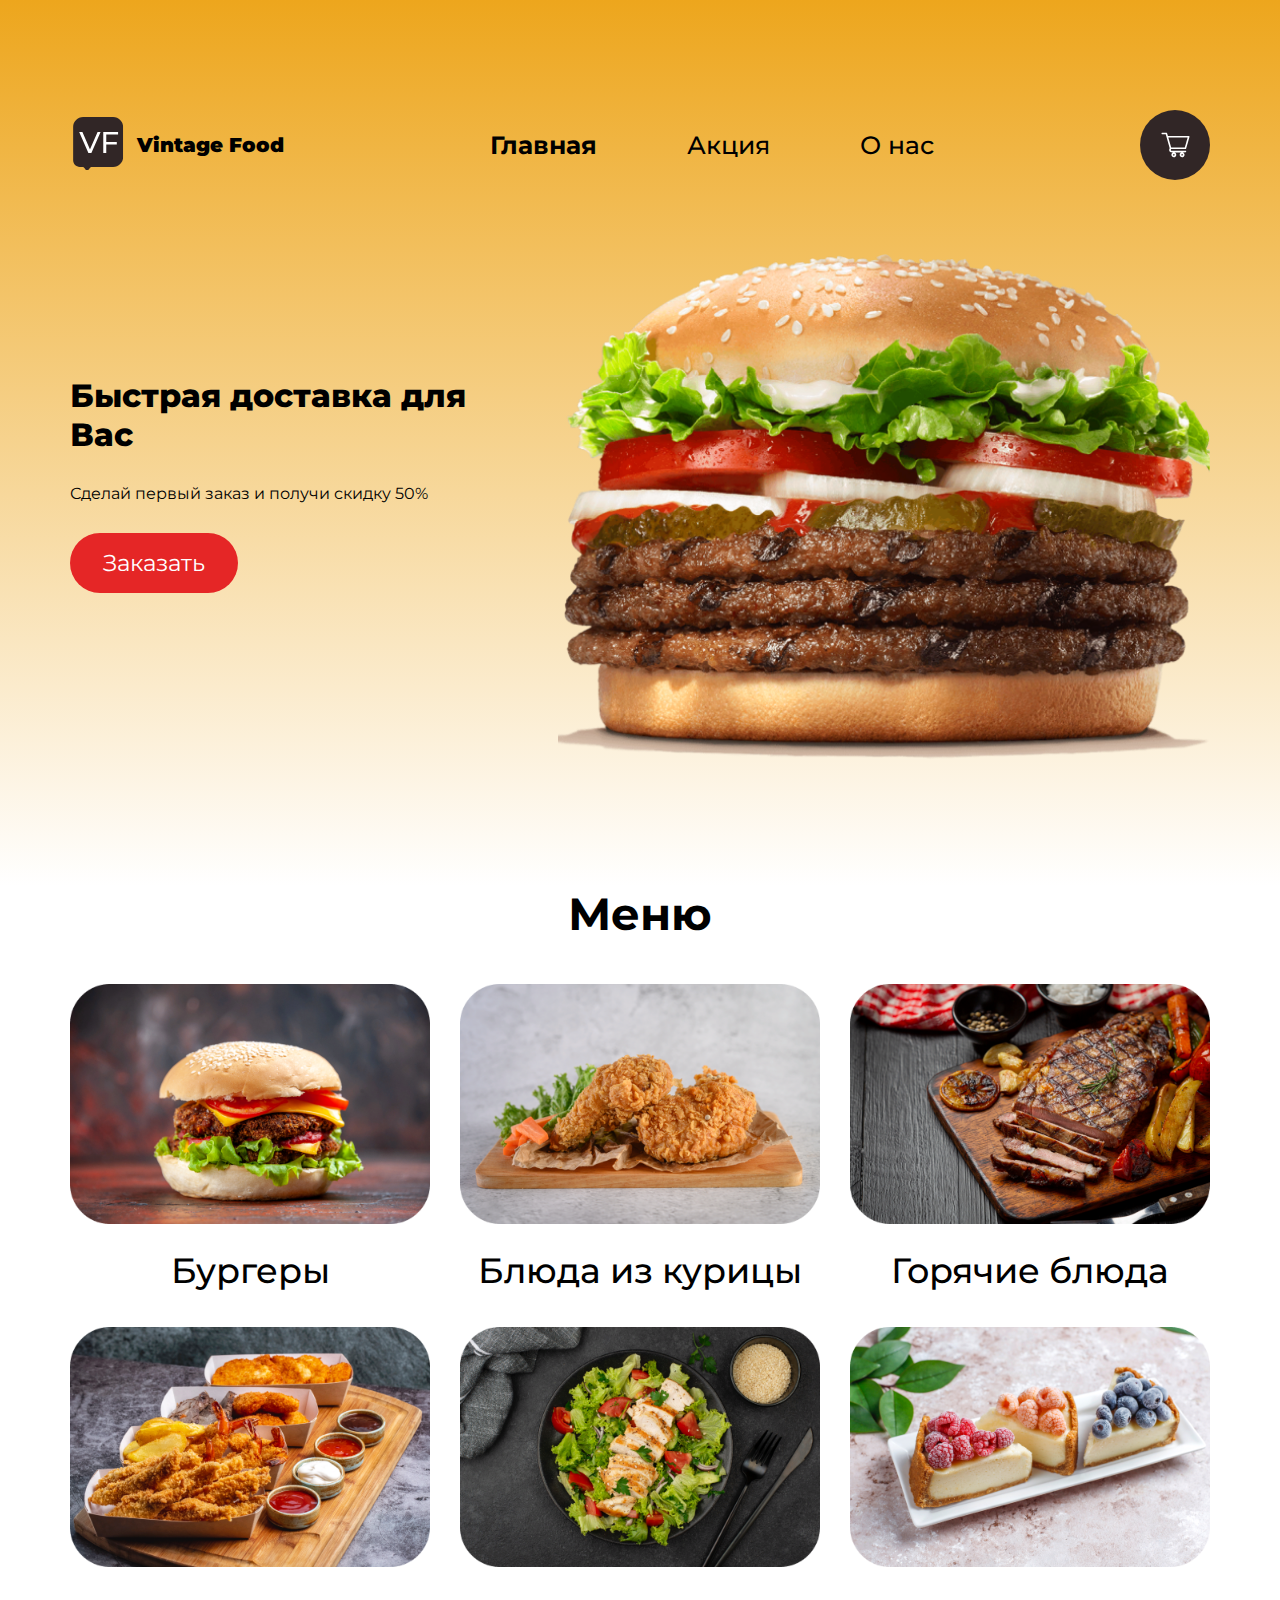
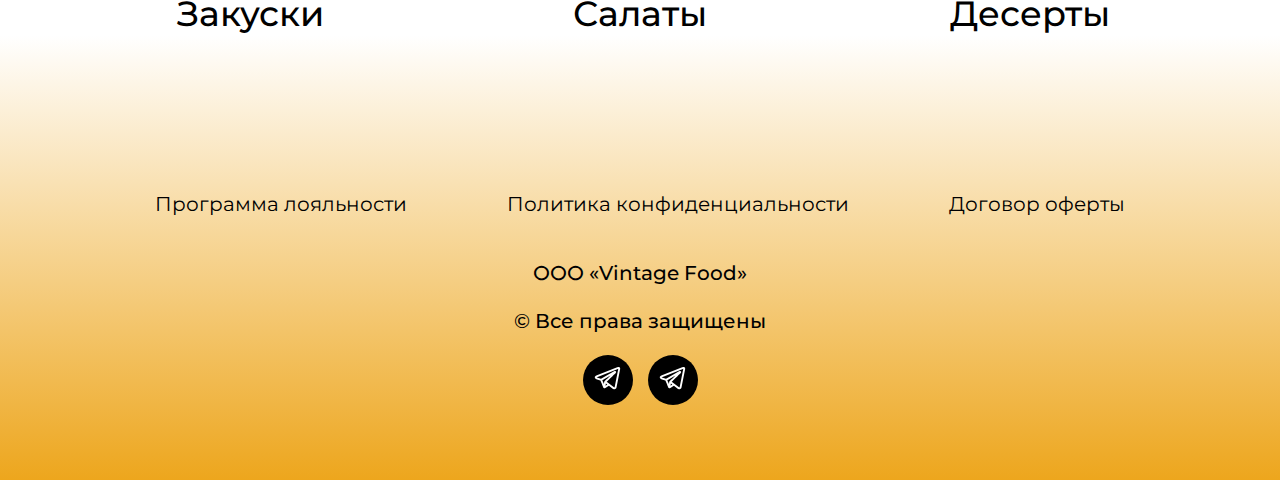
<file: 0001_burger/index.html>
<!DOCTYPE html>
<html lang="en">

<head>
  <meta charset="UTF-8">
  <meta name="viewport" content="width=device-width, initial-scale=1.0">
  <title>Бургерная</title>

  <link rel="stylesheet" href="./styles/index.css">
</head>

<body>

  <header class="header">
    <div class="header__container container">
      <nav class="header__nav  flex flex-align-center flex-justify-space">
        <div class="header__logo">
          <a href="./" class="flex flex-align-center">
            <svg class="icon">
              <use xlink:href="./static/icon/sprite.svg#logo"></use>
            </svg>
            <span>
              Vintage Food
            </span>
          </a>
        </div>

        <ul class="header__list-link flex">
          <li class="header__elem-link"><a href="" class="link active">Главная</a></li>
          <li class="header__elem-link"><a href="" class="link">Акция</a></li>
          <li class="header__elem-link"><a href="" class="link">О нас</a></li>
        </ul>


        <button class="header__button">
          <svg class="header__icon icon">
            <use xlink:href="./static/icon/sprite.svg#basket"></use>
          </svg>
        </button>
      </nav>


      <div class="header__banner banner grid">
        <div class="banner__info-content col5 col-6-mt col-6-t col-6-ms col-6-m flex flex-column ">
          <h1>Быстрая доставка для Вас</h1>
          <p>Сделай первый заказ и получи скидку 50%</p>
          <div class="banner__btn">
            <button class="btn-primary">Заказать</button>
          </div>
        </div>
        <div class="col7 col-6-mt col-6-t header__img">
          <img class="img" src="./static/imgs/Фото _Бургер_.png" alt="Фото бургера">
        </div>
      </div>
    </div>
  </header>

  <main>
    <section class="menu">
      <div class="menu__container container">
        <h2 class="menu__title title">Меню</h2>
        <div class="menu__links grid">
          <div class="col4 col-2-mt col-3-t col-3-m  col-6-ms menu__link-elem">
            <a href="" class="flex flex-column flex-align-center">
              <img src="./static/imgs/Картинка _Бургеры_.png" alt="Бургеры" class="img">
              <span>Бургеры</span>
            </a>
          </div>

          <div class="col4 col-2-mt col-3-t col-6-ms col-3-m  menu__link-elem">
            <a href="" class="flex flex-column flex-align-center">
              <img src="./static/imgs/Картинка _Блюда из курицы_.png" alt="Блюда из курицы" class="img">
              <span>Блюда из курицы</span>
            </a>
          </div>

          <div class="col4 col-2-mt col-3-t col-3-m  col-6-ms menu__link-elem">
            <a href="" class="flex flex-column flex-align-center">
              <img src="./static/imgs/Картинка _Горячие блюда_.png" alt="Горячие блюда" class="img">
              <span>Горячие блюда</span>
            </a>
          </div>

          <div class="col4 col-2-mt col-3-t col-3-m col-6-ms menu__link-elem">
            <a href="" class="flex flex-column flex-align-center">
              <img src="./static/imgs/Картинка _Закуски_.png" alt="Закуски" class="img">
              <span>Закуски</span>
            </a>
          </div>

          <div class="col4 col-2-mt col-3-t col-3-m  col-6-ms menu__link-elem">
            <a href="" class="flex flex-column flex-align-center">
              <img src="./static/imgs/Картинка _Салаты_.png" alt="Салаты" class="img">
              <span>Салаты</span>
            </a>
          </div>

          <div class="col4 col-2-mt col-3-t col-3-m  col-6-ms menu__link-elem">
            <a href="" class="flex flex-column flex-align-center">
              <img src="./static/imgs/Картинка _Десерты_.png" alt="Десерты" class="img">
              <span>Десерты</span>
            </a>
          </div>


        </div>
      </div>
    </section>
  </main>

  <footer class="footer">
    <div class="footer__container container flex flex-column">
      <ul class="footer__list-links flex flex-justify-center">
        <li class="footer__elem-link">
          <a href="" class="link-s">Программа лояльности</a>
        </li>
        <li class="footer__elem-link">
          <a href="" class="link-s">Политика конфиденциальности</a>
        </li>
        <li class="footer__elem-link">
          <a href="" class="link-s">Договор оферты</a>
        </li>
      </ul>
      <span class="footer__logo-name flex flex-justify-center">ООО «Vintage Food»</span>
      <span class="footer__logo-copy-right flex flex-justify-center">© Все права защищены</span>
      <ul class="footer__link-socials flex flex-justify-center">
        <li class="footer__link-social flex flex-justify-center flex-align-center">
          <a href="/">
            <svg class="icon">
              <use xlink:href="./static/icon/sprite.svg#telegram"></use>
            </svg>
          </a>
        </li>
        <li class="footer__link-social flex flex-justify-center flex-align-center">
          <a href="/">
            <svg class="icon">
              <use xlink:href="./static/icon/sprite.svg#telegram"></use>
            </svg>
          </a>
        </li>
      </ul>
    </div>
  </footer>

</body>

</html>
</file>
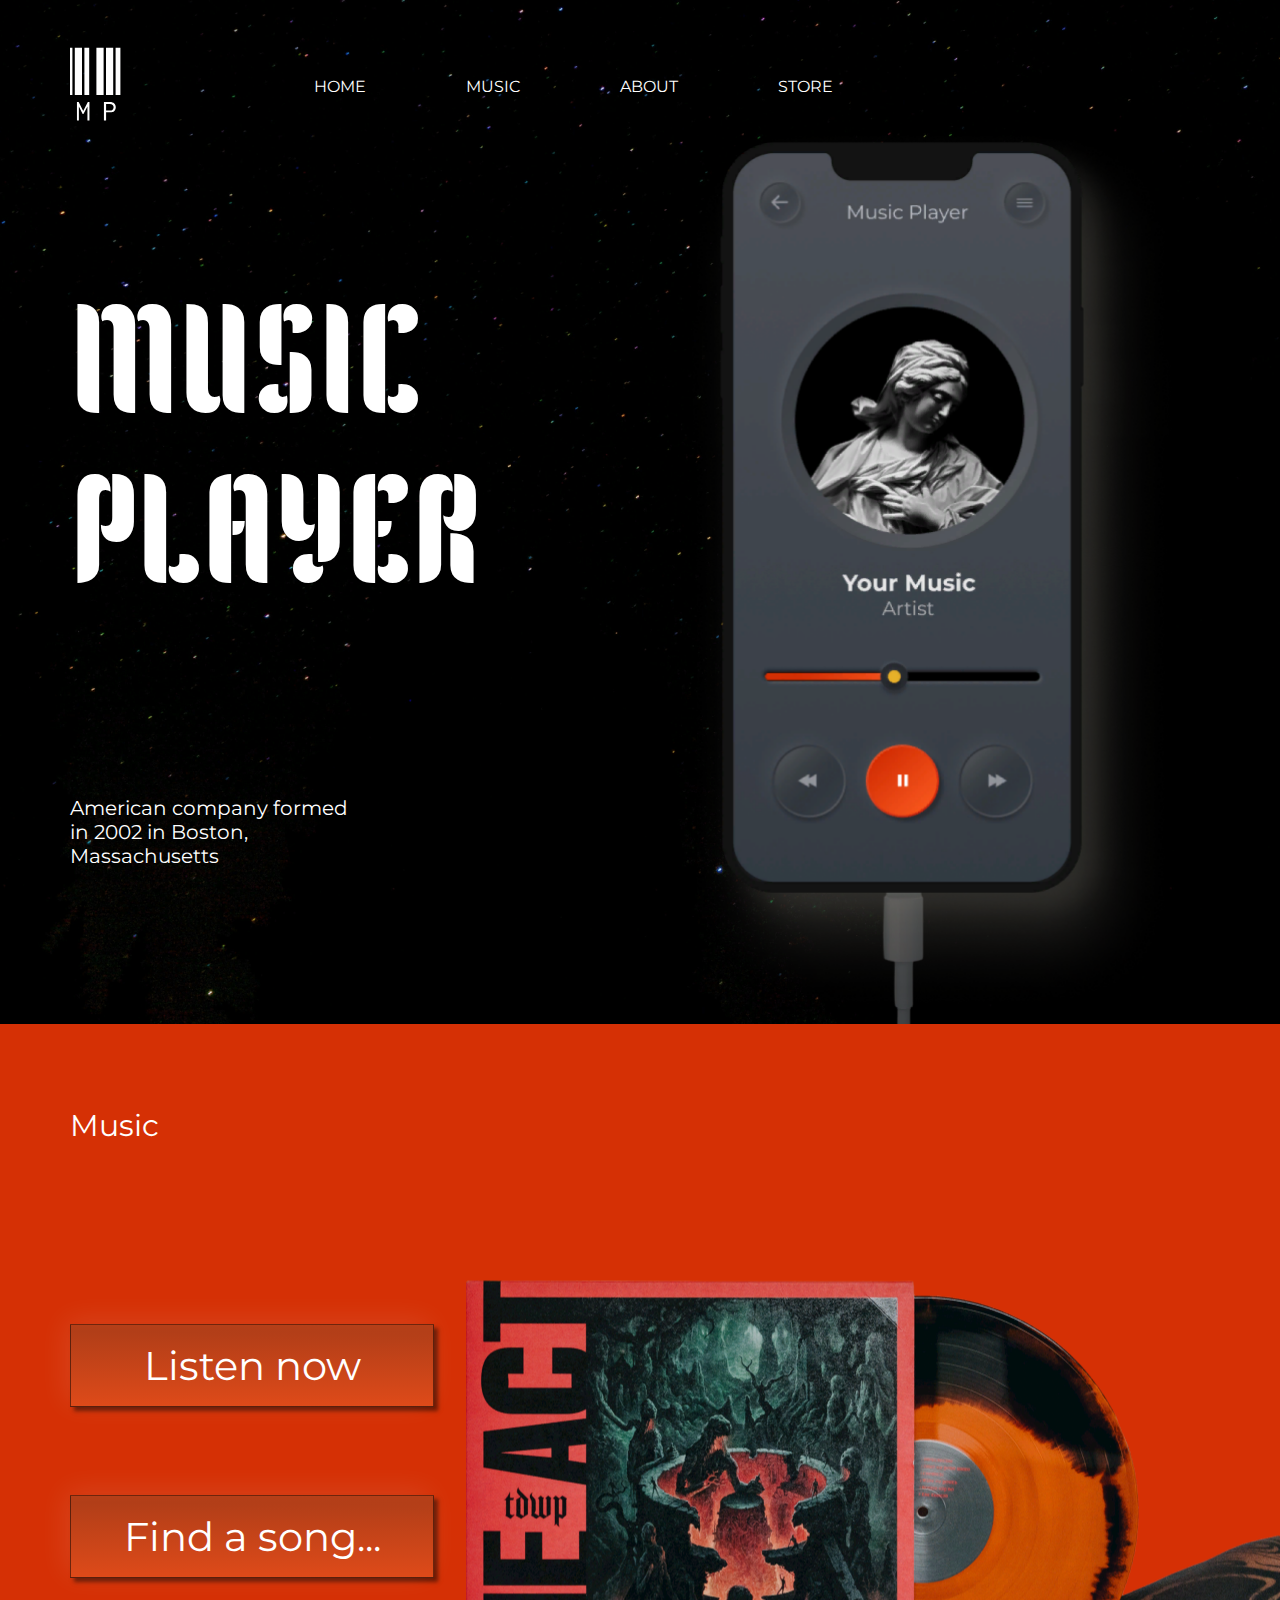
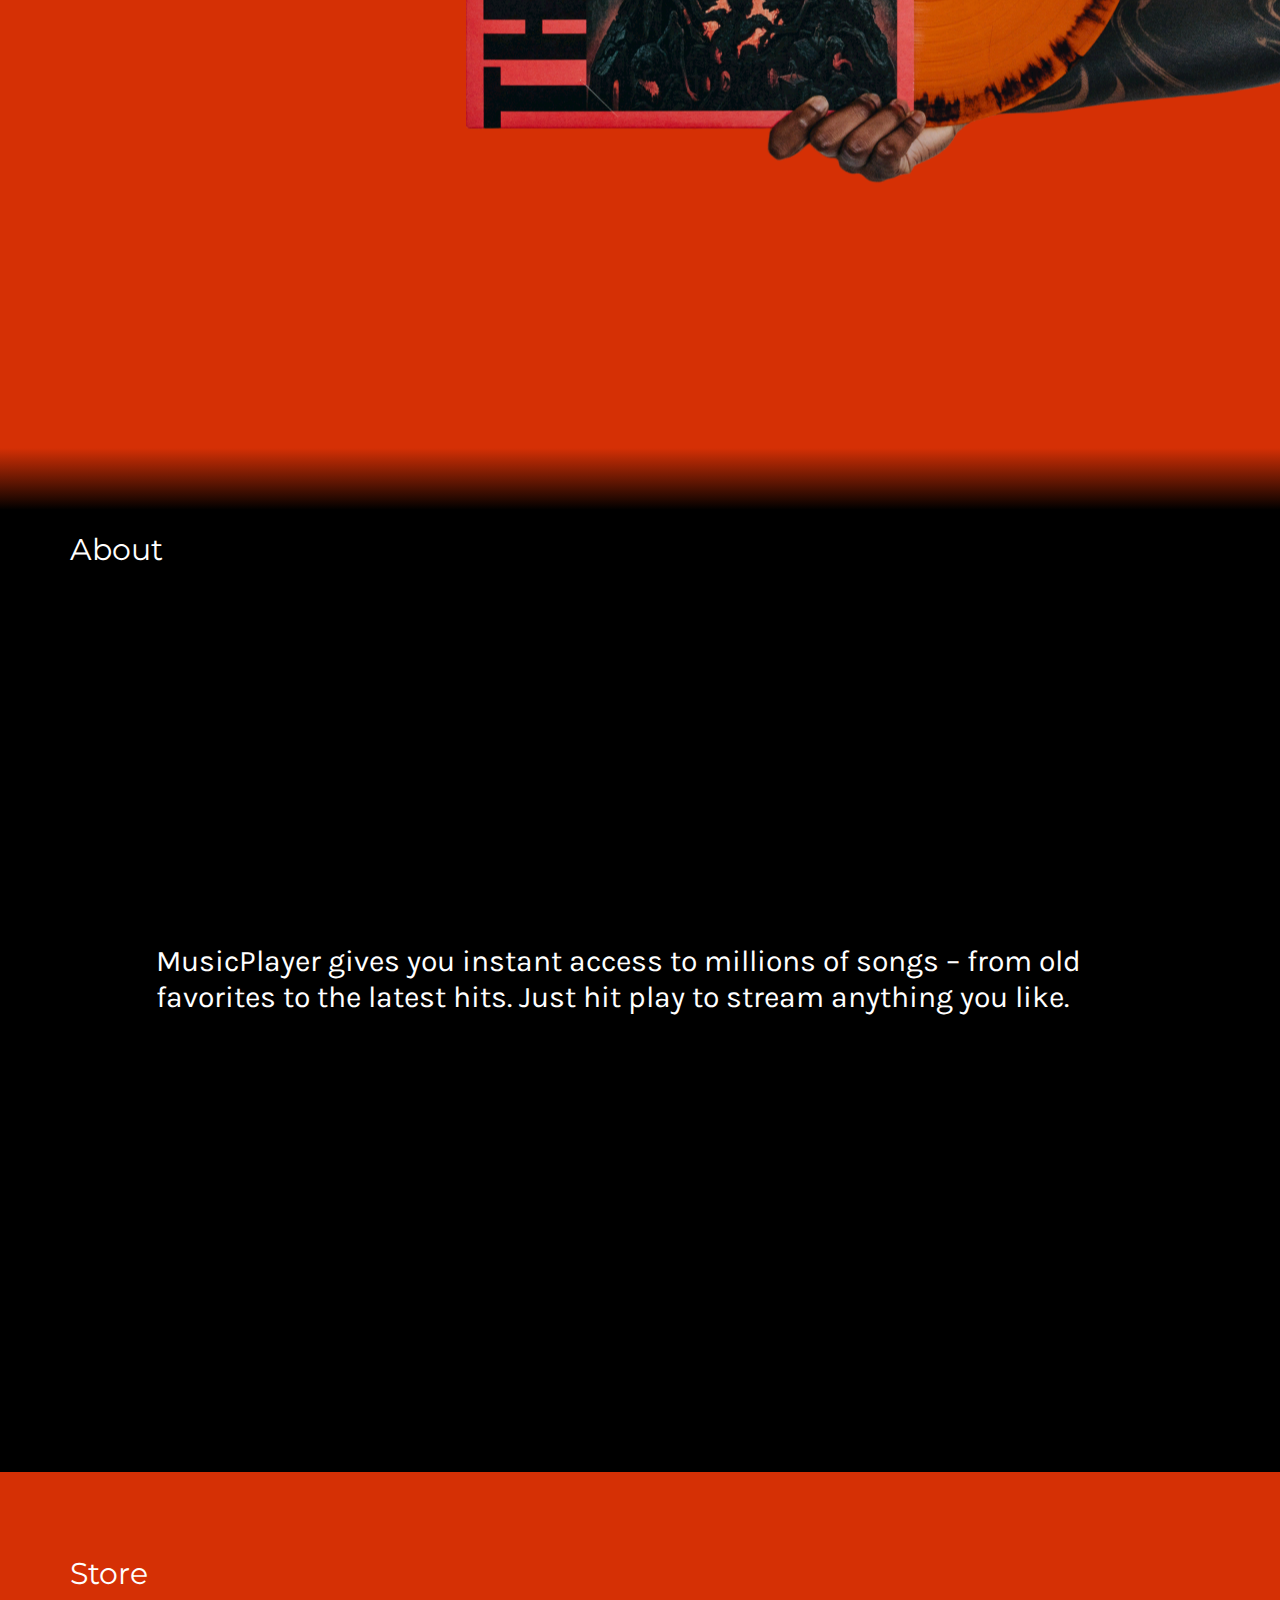
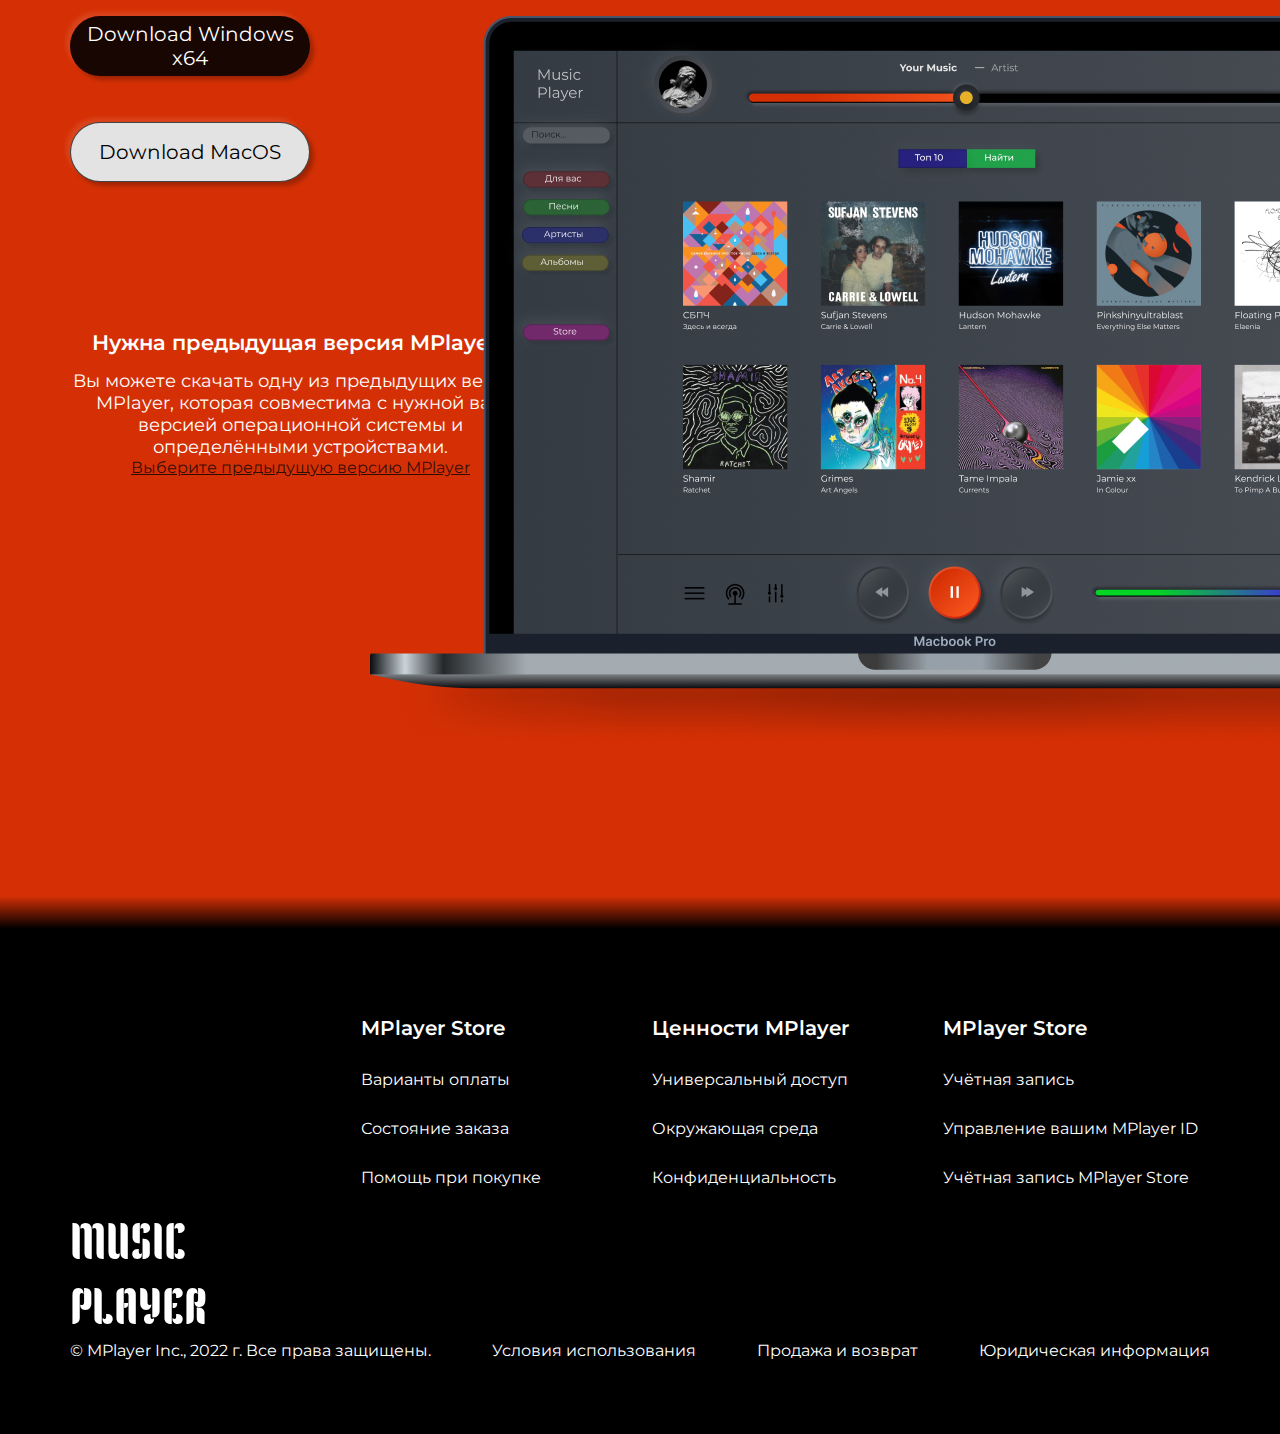
<file: 0002_player/index.html>
<!DOCTYPE html>
<html lang="en">

<head>
  <meta charset="UTF-8">
  <meta name="viewport" content="width=device-width, initial-scale=1.0">
  <title>Music Player</title>
  <link rel="stylesheet" href="./styles/index.css">
</head>

<body>

  <header class="header">
    <div class="header__container container">
      <nav class="header__nav">
        <div class="header__logo">
          <svg width="51" height="74" viewBox="0 0 51 74" fill="none" xmlns="http://www.w3.org/2000/svg">
            <path
              d="M0 48V0.799988H2.4V48H0ZM4.8 48V0.799988H12V48H4.8ZM14.4 48V0.799988H19.2V48H14.4ZM6.96 54.96H8.64L13.2 64.08L17.84 54.96H19.44V73.52H17.44V59.52L13.44 67.04H12.64L8.88 59.6V73.52H6.96V54.96Z"
              fill="white" />
            <path
              d="M26.4062 48V0.799988H33.6063V48H26.4062ZM36.0062 48V0.799988H43.2062V48H36.0062ZM45.6063 48V0.799988H50.4062V48H45.6063ZM33.9263 54.96H39.8463C41.8196 54.96 43.2863 55.4667 44.2463 56.48C45.2596 57.44 45.7663 58.6933 45.7663 60.24C45.7663 61.7333 45.2863 62.96 44.3263 63.92C43.3663 64.88 41.9262 65.36 40.0062 65.36H36.0863V73.52H33.9263V54.96ZM39.7663 63.52C41.0996 63.52 42.0596 63.2267 42.6463 62.64C43.2863 62.1067 43.6063 61.3333 43.6063 60.32C43.6063 59.3067 43.2863 58.5067 42.6463 57.92C42.0063 57.28 41.0729 56.96 39.8463 56.96H36.0863V63.52H39.7663Z"
              fill="white" />
          </svg>
        </div>

        <ul class="header__link-items">
          <li class="header__link-item">
            <a href="/" class="link">HOME</a>
          </li>

          <li class="header__link-item">
            <a href="/" class="link">MUSIC</a>
          </li>

          <li class="header__link-item">
            <a href="/" class="link">ABOUT</a>
          </li>

          <li class="header__link-item">
            <a href="/" class="link">STORE
            </a>
          </li>

        </ul>
      </nav>

      <div class="header__banner banner grid">
        <div class="banner__info col6 col4-l col3-t col4-m col4-sm ">
          <h1>
            MUSIC
            PLAYER
          </h1>

          <p>
            American company formed in 2002 in Boston, Massachusetts
          </p>
        </div>

        <div class="banner__img col6 col4-l col3-t">
          <img src="./imgs/apple.png" alt="iphone" class="img">
        </div>
      </div>
    </div>
  </header>

  <main class="main">
    <section class="main__music music section">
      <div class="music__container main__container   container">
        <h2 class="music__title main__title">Music</h2>
        <div class="music__content grid">
          <div class="music__btns col4 col4-l col4-m">
            <div class="music__btn">
              <button class=" btn-primary">Listen now</button>
            </div>
            <div class="music__btn">
              <button class="music__btn btn-primary">Find a song...</button>
            </div>

          </div>

          <div class="music__imgs col8 col8-l">
            <img src="./imgs/album.png" alt="album">
          </div>
        </div>

      </div>
    </section>

    <section class="main__about about section">
      <div class="about__container main__container container">
        <h2 class="about__title main__title">About</h2>
        <div class="about__content">
          <p>
            MusicPlayer gives you instant access to millions of songs – from old favorites to the latest hits. Just hit
            play to stream anything you like.
          </p>
        </div>
      </div>

    </section>

    <section class="main__store store section">
      <div class="store__container main__container container">
        <h2 class="store__title main__title">Store</h2>
        <div class="store__content grid">
          <div class="store__info col5 col4-l col6-t ">
            <div class="store__btns">
              <button class="btn-secondary"> Download Windows x64</button>
              <button class="btn-secondary">
                Download MacOS
              </button>
            </div>

            <div class="store__text">
              <h3>Нужна предыдущая версия MPlayer?</h3>
              <p>
                Вы можете скачать одну из предыдущих версий MPlayer, которая совместима с нужной вам версией
                операционной системы и определёнными устройствами.
                <span>Выберите предыдущую версию MPlayer</span>
              </p>
            </div>
          </div>

          <div class="store__img">
            <img src="./imgs/device.png" alt="Laptop">
          </div>

          <div>

          </div>
        </div>
      </div>

    </section>
  </main>

  <footer class="footer">
    <div class="footer__container container">
      <div class="footer__header grid">
        <div class="col3 col2-l  footer__header-elem">

        </div>
        <div class="col3  col2-l col2-t  col2-m col4-sm  footer__header-elem">
          <h3>MPlayer Store</h3>
          <ul>
            <li>
              <a href="" class="link">Варианты оплаты</a>
            </li>

            <li>
              <a href="" class="link">Состояние заказа</a>
            </li>

            <li>
              <a href="" class="link">Помощь при покупке</a>
            </li>
          </ul>
        </div>

        <div class="col3 col2-l  col2-t  col2-m col4-sm  footer__header-elem ">
          <h3>Ценности MPlayer</h3>
          <ul>
            <li>
              <a href="" class="link">Универсальный доступ</a>
            </li>

            <li>
              <a href="" class="link">Окружающая среда</a>
            </li>

            <li>
              <a href="" class="link">Конфиденциальность</a>
            </li>
          </ul>
        </div>

        <div class="col3 col2-l  col2-t col2-m col4-sm  footer__header-elem">
          <div>
            <h3>MPlayer Store</h3>
            <ul>
              <li>
                <a href="" class="link"> Учётная запись</a>
              </li>

              <li>
                <a href="" class="link">Управление вашим MPlayer ID</a>
              </li>

              <li>
                <a href="" class="link">Учётная запись MPlayer Store</a>
              </li>
            </ul>
          </div>
        </div>

        <div class="footer__body">

        </div>
      </div>

      <div class="footer__body grid">
        <div class="col12 col8-l col6-t col4-m col4-sm footer__body-title">
          <span>
            MUSIC
            <br>
            PLAYER
          </span>
        </div>
        <ul class="col12 col8-l col6-t col4-m col4-sm  footer__body-list">
          <li>
            <span>© MPlayer Inc., 2022 г. Все права защищены.</span>
          </li>
          <li>
            <a href="" class="link"> Условия использования</a>
          </li>
          <li>
            <a href="" class="link"> Продажа и возврат</a>
          </li>
          <li>
            <a href="" class="link"> Юридическая информация</a>
          </li>

        </ul>
      </div>
  </footer>

</body>

</html>
</file>
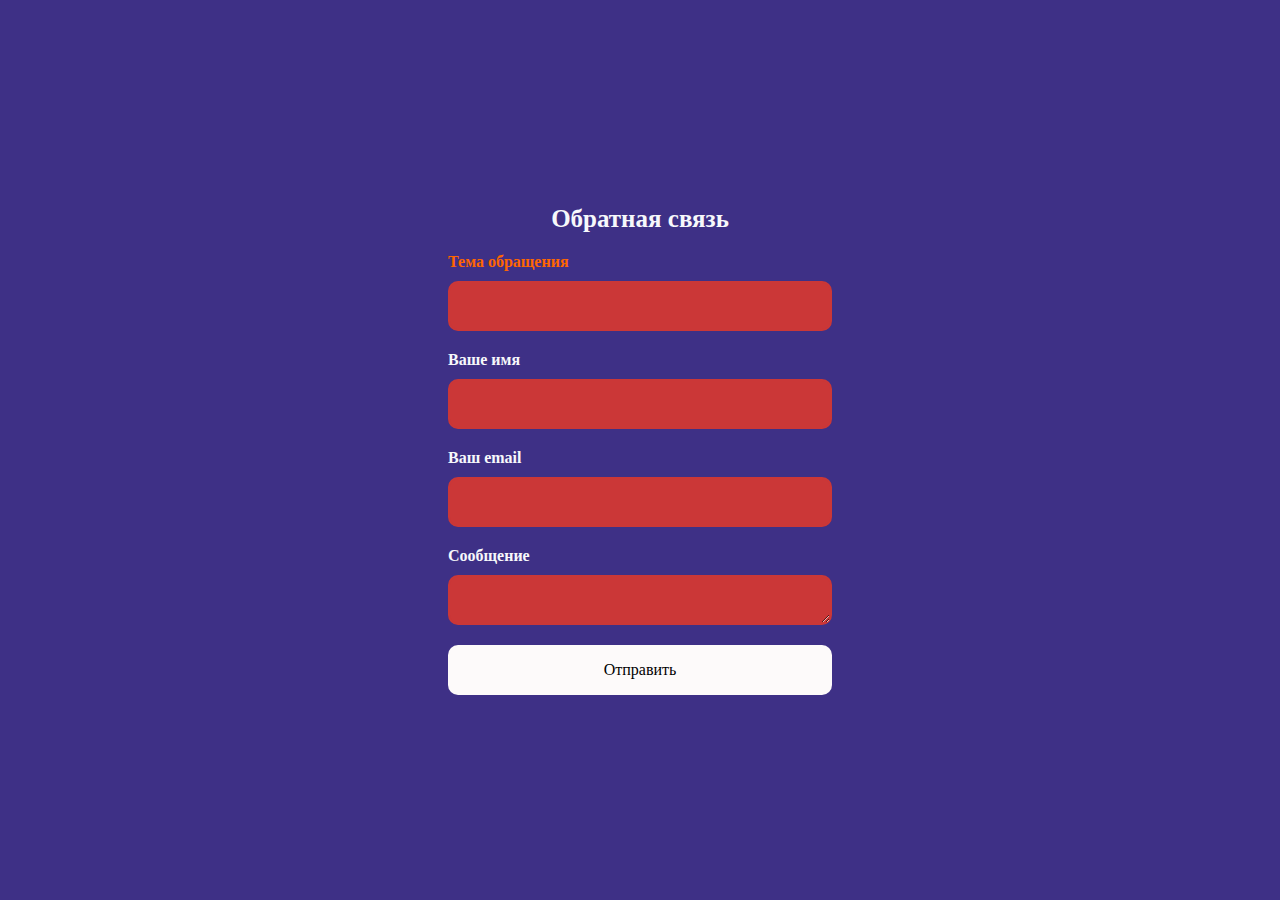
<file: other_work/form_elem/index.html>
<!DOCTYPE html>
<html lang="en">
  <head>
    <meta charset="UTF-8" />
    <meta name="viewport" content="width=device-width, initial-scale=1.0" />
    <title>Форма</title>
    <link rel="stylesheet" href="./styles.css" />
  </head>
  <body>
    <div class="feedback__form-container">
      <form action="" class="feedback__form" name="feedback">
        <h2>Обратная связь</h2>

        <div class="feedback__elem">
          <input
            type="text"
            id="topic"
            name="topic"
            autocomplete="off"
            autofocus
            required
          />
          <label for="topic">Тема обращения</label>
        </div>

        <div class="feedback__elem">
          <input
            type="text"
            id="username"
            name="username"
            autocomplete="off"
            required
          />
          <label for="username">Ваше имя</label>
        </div>

        <div class="feedback__elem">
          <input
            type="text"
            id="email"
            name="email"
            autocomplete="off"
            required
          />
          <label for="email">Ваш email</label>
        </div>

        <div class="feedback__elem">
          <textarea id="messange" name="messange" required></textarea>
          <label for="messange">Сообщение</label>
        </div>

        <div class="feedback__elem">
          <button type="submit">Отправить</button>
        </div>
      </form>
    </div>
  </body>
</html>
</file>
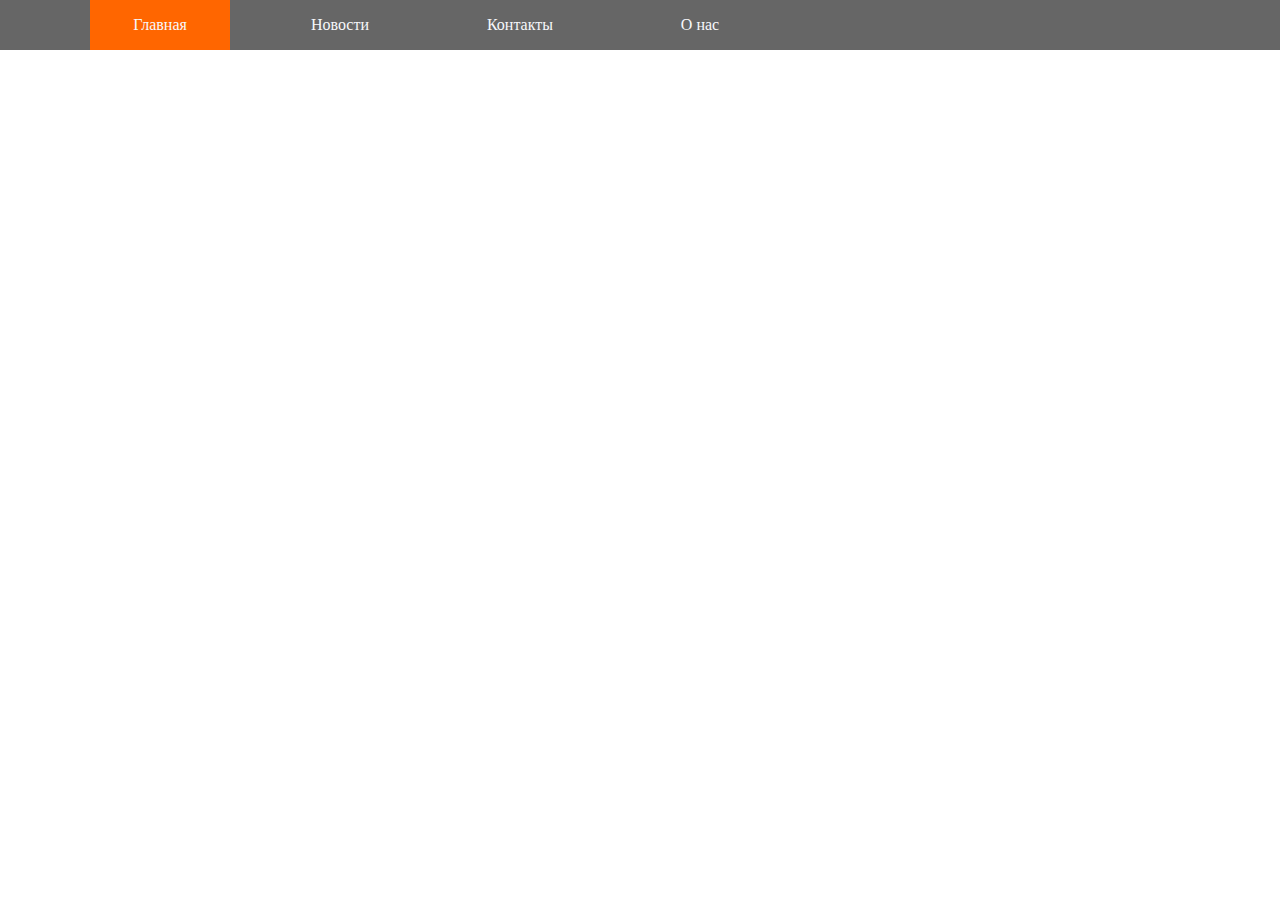
<file: other_work/header/index.html>
<!DOCTYPE html>
<html lang="en">
  <head>
    <meta charset="UTF-8" />
    <meta name="viewport" content="width=device-width, initial-scale=1.0" />
    <title>Header</title>
    <link rel="stylesheet" href="./index.css" />
  </head>
  <body>
    <header class="header">
      <div class="header__container">
        <ul class="header__list">
          <li class="header__list-elem active" tabindex="1">
            <a href="/">Главная</a>
          </li>
          <li class="header__list-elem" tabindex="2">
            <a href="/">Новости</a>
          </li>
          <li class="header__list-elem" tabindex="3">
            <a href="/">Контакты</a>
          </li>
          <li class="header__list-elem" tabindex="4"><a href="/">О нас</a></li>
        </ul>
      </div>
    </header>
  </body>
</html>
</file>
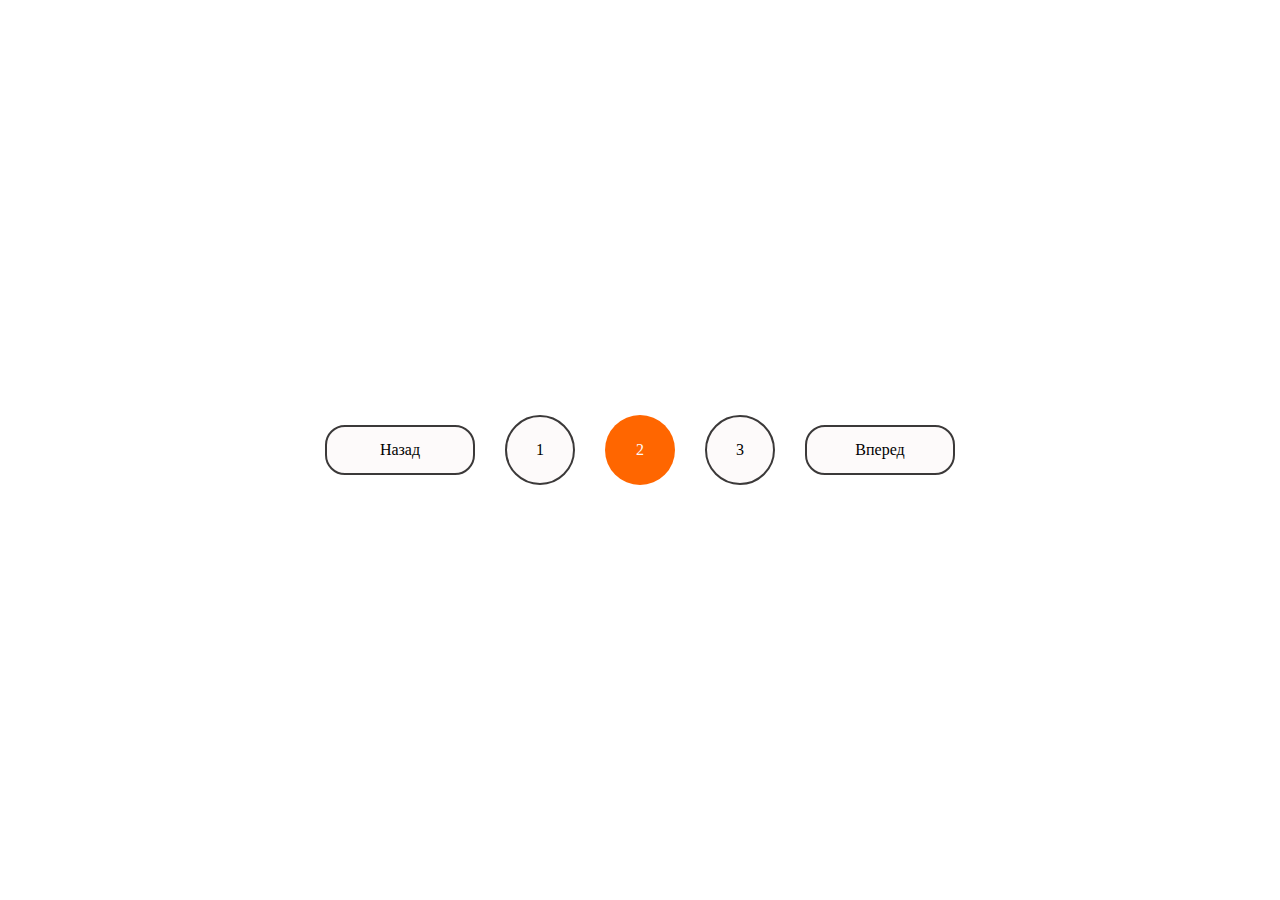
<file: other_work/pagination_elem/index.html>
<!DOCTYPE html>
<html lang="en">
  <head>
    <meta charset="UTF-8" />
    <meta name="viewport" content="width=device-width, initial-scale=1.0" />
    <title>Кнопки для пагинации</title>

    <link rel="stylesheet" href="./style.css" />
  </head>
  <body class="body">
    <div class="pagination">
      <div class="pagination__content">
        <button id="prev" class="pagination__button" type="button" tabindex="1">
          Назад
        </button>
        <button class="pagination__elem" type="button">1</button>
        <button class="pagination__elem active" type="button">2</button>
        <button class="pagination__elem" type="button">3</button>
        <button id="next" class="pagination__button" type="button" tabindex="2">
          Вперед
        </button>
      </div>
    </div>
  </body>
</html>
</file>
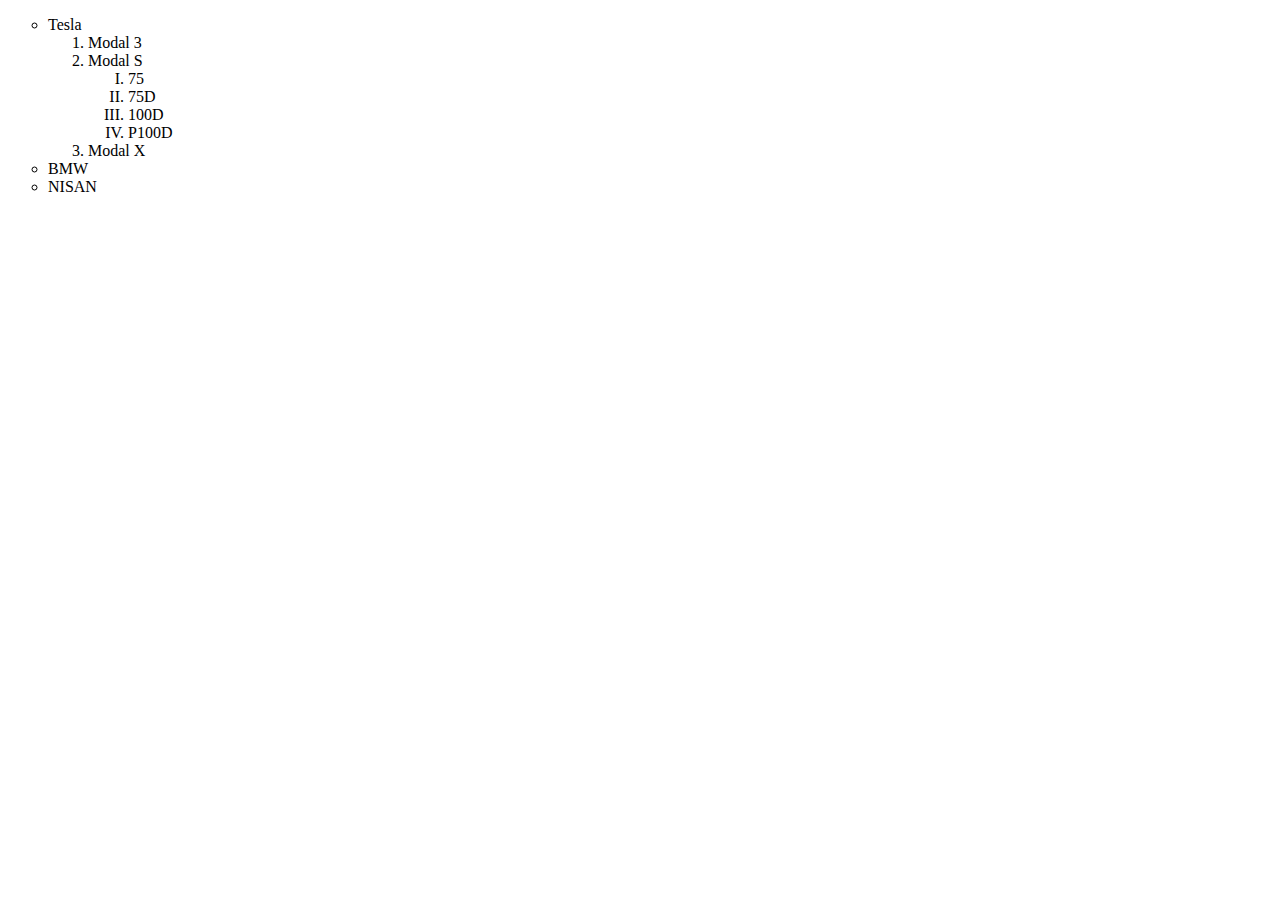
<file: other_work/table__elem/index.html>
<!DOCTYPE html>
<html lang="en">
  <head>
    <meta charset="UTF-8" />
    <meta name="viewport" content="width=device-width, initial-scale=1.0" />
    <title>List</title>
    <link rel="stylesheet" href="./index.css" />
  </head>
  <body>
    <ul class="list-1">
      <li>
        Tesla
        <ol>
          <li>Modal 3</li>
          <li>
            Modal S
            <ol class="list-2">
              <li>75</li>
              <li>75D</li>
              <li>100D</li>
              <li>P100D</li>
            </ol>
          </li>
          <li>Modal X</li>
        </ol>
      </li>
      <li>BMW</li>
      <li>NISAN</li>
    </ul>
  </body>
</html>
</file>
<file: other_work/table__elem/index.css>
.list-1 {
  list-style-type: circle;
}

.list-2 {
  list-style-type: upper-roman;
}
</file>
<file: 0001_burger/styles/index.css>
@import url('./reset.css');
@import url('./variable.css');

/* header */

.header {
	background: linear-gradient(0deg, white 0%, #eda61d 100%);
	height: auto;
	padding-top: 110px;
	padding-bottom: 106px;

	.header__nav {
		height: 70px;
	}
	.header__logo {
		& a {
			gap: 0px 13px;

			.icon {
				width: 54.29px;
				height: 57px;
			}

			span {
				font-weight: 900;
				font-size: 1.25rem;
				color: #000;
			}
		}
	}

	.header__list-link {
		gap: 0px 90px;
	}
	.header__button {
		width: 70px;
		height: 70px;

		background-color: #312626;
		border-radius: 50%;

		display: flex;
		align-items: center;
		justify-content: center;

		.header__icon {
			width: 35px;
			height: 28px;
		}

		&:hover {
			background-color: var(--primary-color);\

			transition-property: var(--effect-property);
			transition-duration: var(--effect-duration);
			transition-timing-function: var(--effect-timing-function);
		}
	}

	.banner {
		align-items: center;
		height: 600px;
		.banner__info-content {
			gap: 30px 0px;

			& h1 {
				font-weight: 800;
				font-size: 2rem;
				color: #000;
			}

			.banner__btn {
				flex-basis: 60px;
				width: 168px;
			}
		}
		.header__img {
			height: auto;
		}
	}
}

main {
	.menu {
		.menu__title {
			margin-bottom: 38px;
		}
		.menu__link-elem {
			a {
				width: 100%;
				height: 100%;

				gap: 20px 0px;

				img {
					height: 250px;
					object-fit: contain;
				}
			}
			span {
				font-weight: 500;
				font-size: 2.1875rem;
				color: #000;

				transition-property: var(--effect-property);
				transition-duration: var(--effect-duration);
				transition-timing-function: var(--effect-timing-function);
			}

			&:hover {
				span {
					font-weight: 700;
				}
			}
		}

		.menu__links {
			gap: 30px 30px;
		}
	}
}

.footer {
	background: linear-gradient(180deg, white 0%, #eda61d 100%);
	padding-top: 157px;
	padding-bottom: 75px;
	.footer__list-links {
		gap: 0px 100px;
		margin-bottom: 45px;
	}

	.footer__logo-name {
		margin-bottom: 24px;

		font-weight: 500;
		font-size: 1.25rem;
		color: #000;
	}

	.footer__logo-copy-right {
		margin-bottom: 22px;
		font-weight: 500;
		font-size: 1.25rem;
		color: #000;
	}

	.footer__link-socials {
		gap: 0px 15px;
		.footer__link-social {
			width: 50px;
			height: 50px;
			background-color: #000;
			border-radius: 50%;
			a {
				height: fit-content;
				width: fit-contents;
			}
			.icon {
				height: 30px;
				width: 30px;
				fill: #fff !important;

				transition-property: var(--effect-property);
				transition-duration: var(--effect-duration);
				transition-timing-function: var(--effect-timing-function);

				&:hover {
					fill: var(--primary-color) !important;
				}
			}
		}
	}
}

@media ((min-width: 960px) and (max-width: 1200px)) {
	.header {
		padding-top: 90px;
		padding-bottom: 90px;
		.banner {
			padding: 60px 0px;
			height: auto;

			.banner__info-content h1,
			p {
				text-align: center;
			}

			.header__img {
				height: 450px;
				width: 500px;
				margin: auto;
			}

			.banner__btn {
				margin: auto;
			}
		}
	}

	.main {
		.menu {
			.menu__title {
				margin-bottom: 30px;
			}
			.menu__link-elem {
				a {
					gap: 30px 0px;

					img {
						height: 200px;
						object-fit: contain;
					}
				}
			}
		}
	}
}

@media ((min-width: 375px) and (max-width: 960px)) {
	.header {
		padding-top: 50px;
		padding-bottom: 50px;
		padding: 50px 0px;
		.header__list-link {
			display: none;
		}
		.header__button {
			display: none;
		}

		.banner {
			height: 300px;
			.header__img {
				display: none;
			}

			.banner__info-content h1,
			p {
				text-align: center;
			}
			.banner__btn {
				margin: auto;
			}
		}
	}

	.menu {
		.menu__links {
			.menu__link-elem {
				a {
					gap: 10px 0px;
				}
			}
		}
	}

	.footer {
		.footer__list-links {
			flex-wrap: wrap;

			text-align: center;
		}
	}
}

@media ((min-width: 576px) and (max-width: 768px)) {
	.header {
		padding-top: 50px;
		padding-bottom: 50px;
		padding: 50px 0px;
		.header__list-link {
			display: none;
		}
		.header__button {
			display: none;
		}

		.header__img {
			display: none;
		}

		.banner {
			height: 500px;
			.banner__info-content h1,
			p {
				text-align: center;
			}

			.banner__btn {
				margin: auto;
			}

			.header__img {
				display: none;
			}
		}
	}

	.menu {
		.menu__links {
			.menu__link-elem {
				a {
					gap: 10px 0px;
				}
			}
		}
	}

	.footer {
		.footer__list-links {
			flex-wrap: wrap;

			text-align: center;
		}
	}
}

@media ((min-width: 0px ) and (max-width: 576px)) {
	.header {
		padding: 50px 0px;
		.header__list-link {
			display: none;
		}
		.header__button {
			display: none;
		}

		.header__img {
			display: none;
		}

		.banner {
			height: 400px;
			.banner__info-content h1,
			p {
				text-align: center;
			}

			.banner__btn {
				margin: auto;
			}
		}
	}

	.menu {
		.menu__links {
			.menu__link-elem {
				a {
					gap: 10px 0px;
				}
			}
		}
	}

	.footer {
		.footer__list-links {
			flex-wrap: wrap;
			text-align: center;
		}
	}
}
</file>
<file: 0002_player/styles/index.css>
@import url('./reset.css');
@import url('./variable.css');

@import url('https://fonts.googleapis.com/css2?family=Istok+Web:ital,wght@0,400;0,700;1,400;1,700&family=Kenia&display=swap');
@import url('https://fonts.googleapis.com/css2?family=Karla:ital,wght@0,200..800;1,200..800&display=swap');

body {
	background-color: var(--bg);
	cursor: pointer;
}

.header {
	background-image: url('./../imgs/bg.png');
	background-color: var(--bg);

	background-position: center;
	padding-top: 47px;

	height: 1024px;

	.header__container {
		height: 100%;
		display: flex;
		flex-direction: column;
	}

	.header__nav {
		display: flex;
		gap: 0px 193px;
		align-items: center;
	}
	.header__link-items {
		display: flex;
		gap: 0px 100px;
	}

	.banner {
		flex: 1 1 auto;
		.banner__info {
			align-self: center;

			display: flex;
			flex-direction: column;
			gap: 175px 0px;

			h1 {
				font-size: 150px;
				color: #fff;

				font-family: 'Kenia', sans-serif;
				font-weight: 400;

				line-height: 170px;
			}

			p {
				font-weight: 400;
				font-size: 20px;
				color: #fff;
				max-width: 290px;
			}
		}

		.banner__img {
			justify-self: center;
		}
	}
}

.main {
	.music {
		position: relative;
		background-color: var(--bg-2);

		.music__container {
			gap: 180px 0px;
			.music__content {
				height: auto;
			}

			.music__imgs {
				top: 50%;
				right: 0px;

				z-index: 0;

				transform: translate(0, -50%);
				position: absolute;
			}
			.music__btns {
				z-index: 100;
				display: flex;
				flex-direction: column;

				justify-content: center;
				gap: 88px 0px;

				.music__btn {
					height: 83px;
				}
			}
		}
	}
	.about {
		background: linear-gradient(180deg, #d53005 0%, #000 6.04%);
		.about__content {
			flex: 1 1 auto;
			display: flex;
			align-items: center;
			justify-content: center;

			p {
				font-family: 'Karla', sans-serif;
				max-width: 969px;
				font-weight: 400;
				font-size: 30px;
				color: #fff;
			}
		}
	}
	.store {
		position: relative;
		background-color: var(--bg-2);

		.store__container {
			gap: 24px 0px;

			.store__info {
				display: flex;
				flex-direction: column;

				gap: 148px 0px;
				.store__btns {
					display: flex;
					flex-direction: column;

					gap: 46px 0px;
					.btn-secondary {
						width: 240px;
						height: 60px;
					}
				}

				.store__text {
					display: flex;
					flex-direction: column;
					gap: 15px 0px;
					h3 {
						font-weight: 600;
						font-size: 21px;
						color: #fff;

						text-align: center;
					}
					p {
						font-weight: 400;
						font-size: 18px;
						text-align: center;
						color: #fff;

						span {
							display: block;
							color: rgba(4, 4, 4, 0.8);
							text-decoration: underline;
						}
					}
				}
			}

			.store__img {
				right: 0;
				position: absolute;
			}
		}
	}
}

.footer {
	background: linear-gradient(180deg, #d53005 0%, #000 6.04%);
	padding-top: 120px;
	padding-bottom: 74px;

	display: flex;
	flex-direction: column;

	gap: 76px 0px;

	.footer__header {
		.footer__header-elem {
			h3 {
				font-weight: 600;
				font-size: 20px;
				color: #fff;
				margin-bottom: 30px;
			}

			ul {
				display: flex;
				flex-direction: column;
				gap: 30px 0px;
			}
		}
	}

	.footer__body {
		gap: 0px 30px;
		.footer__body-title {
			span {
				font-family: 'Kenia', sans-serif;
				font-size: 50px;
				cursor: pointer;
			}
		}

		.footer__body-list {
			display: flex;
			justify-content: space-between;
		}
	}
}

@media ((min-width: 992px) and (max-width: 1200px)) {
	.header {
		.banner {
			.banner__info {
				align-self: center;

				display: flex;
				flex-direction: column;
				gap: 175px 0px;

				h1 {
					font-size: 130px;
				}

				p {
					font-size: 1.25rem;
				}
			}
		}
	}

	.main {
		.music {
			.music__container {
				.music__imgs {
					img {
						filter: brightness(50%);
					}
				}
				.music__btns {
					gap: 50px 0px;

					.music__btn {
						height: 60px;
					}
				}
			}
		}
		.about {
			.about__content {
				p {
					max-width: 700px;
				}
			}
		}
		.store {
			.store__container {
				gap: 24px 0px;

				.store__info {
					z-index: 100;
				}

				.store__img {
					right: 0;
					position: absolute;
					filter: brightness(50%);
				}
			}
		}
	}

	.footer {
		.footer__body {
			.footer__body-list {
				display: flex;
				justify-content: center;
				flex-wrap: wrap;
				gap: 20px 20px;
			}
		}
	}
}

@media ((min-width: 768px) and (max-width: 992px)) {
	.header {
		height: 900px;
		.banner {
			flex: 1 1 auto;
			.banner__info {
				align-self: center;

				display: flex;
				flex-direction: column;
				gap: 175px 0px;

				h1 {
					font-size: 90px;
					line-height: 100px;
				}

				p {
					font-size: 1.25rem;
				}
			}

			.banner__img {
				img {
					object-fit: contain;
				}
			}
		}
	}

	.main {
		.music {
			.music__container {
				.music__imgs {
					img {
						filter: brightness(50%);
					}
				}
				.music__btns {
					gap: 50px 0px;

					.music__btn {
						height: 60px;
					}
				}
			}
		}
		.about {
			.about__content {
				p {
					max-width: 100%;
				}
			}
		}
		.store {
			.store__container {
				gap: 24px 0px;

				.store__info {
					z-index: 100;
				}

				.store__img {
					right: 0;
					position: absolute;
					filter: brightness(50%);
				}
			}
		}
	}

	.footer {
		.footer__header-elem:nth-of-type(1) {
			display: none;
		}
		.footer__body-title {
			justify-self: center;
		}
		.footer__body {
			margin-top: 20px;
			.footer__body-list {
				display: flex;
				justify-content: center;
				flex-wrap: wrap;
				gap: 20px 20px;
			}
		}
	}
}

@media ((min-width: 576px) and (max-width: 768px)) {
	.header {
		height: 900px;
		.header__logo {
			flex: 0 0 auto;
			height: 50px;

			svg {
				width: 100%;
				height: 100%;
			}
		}
		.header__nav {
			display: flex;
			gap: 0px 0px;
			justify-content: space-between;
			align-items: center;
		}
		.header__link-items {
			display: flex;
			gap: 0px 30px;
		}
		.banner {
			flex: 1 1 auto;

			justify-items: center;
			.banner__info {
				align-self: center;

				display: flex;
				flex-direction: column;
				gap: 175px 0px;

				h1 {
					font-size: 90px;
					line-height: 100px;
					text-align: center;
				}

				p {
					font-size: 1.25rem;
					text-align: center;
					max-width: 100%;
				}
			}

			.banner__img {
				display: none;
			}
		}
	}

	.main {
		.music {
			.music__container {
				.music__imgs {
					display: none;
				}
				.music__btns {
					.music__btn {
						height: 60px;
					}
				}
			}
		}
		.about {
			.about__content {
				p {
					max-width: 100%;
				}
			}
		}
		.store {
			.store__container {
				gap: 24px 0px;

				.store__content {
					flex: 1 1 auto;
					display: flex;
					flex-direction: column;
					justify-content: center;
				}

				.store__info {
					z-index: 100;

					gap: 50px 0px;
					.store__btns {
						.btn-secondary {
							width: 100%;
							height: 60px;
						}
					}
				}

				.store__img {
					display: none;
				}
			}
		}
	}

	.footer {
		.footer__header {
			gap: 30px;
		}
		.footer__header-elem:nth-of-type(1) {
			display: none;
		}
		.footer__body-title {
			justify-self: center;
		}
		.footer__body {
			margin-top: 50px;
			.footer__body-list {
				display: flex;
				justify-content: center;
				flex-wrap: wrap;
				gap: 20px 20px;
			}
		}
	}
}

@media ((min-width: 0px) and (max-width: 576px)) {
	.header {
		height: 600;
		.header__logo {
			flex: 0 0 auto;
		}
		.header__link-items {
			display: none;
		}
		.banner {
			flex: 1 1 auto;

			justify-items: center;
			.banner__info {
				align-self: center;

				display: flex;
				flex-direction: column;
				gap: 175px 0px;

				h1 {
					font-size: 90px;
					line-height: 100px;
					text-align: center;
				}

				p {
					font-size: 1.25rem;
					text-align: center;
					max-width: 100%;
				}
			}

			.banner__img {
				display: none;
			}
		}
	}
	.main {
		.music {
			.music__container {
				gap: 0;
				.music__imgs {
					display: none;
				}
				.music__btns {
					.music__btn {
						height: 60px;
					}
				}

				.music__content {
					flex: 1 1 auto;
				}
			}
		}
		.about {
			.about__content {
				p {
					max-width: 100%;
				}
			}
		}
		.store {
			.store__container {
				gap: 24px 0px;

				.store__content {
					flex: 1 1 auto;
					display: flex;
					flex-direction: column;
					justify-content: center;
				}

				.store__info {
					z-index: 100;

					gap: 50px 0px;
					.store__btns {
						.btn-secondary {
							width: 100%;
							height: 60px;
						}
					}
				}

				.store__img {
					display: none;
				}
			}
		}
	}
	.footer {
		.footer__header {
			gap: 30px;

			justify-items: center;
		}
		.footer__header-elem:nth-of-type(1) {
			display: none;
		}
		.footer__body-title {
			justify-self: center;
		}
		.footer__body {
			margin-top: 20px;
			.footer__body-list {
				span {
					display: block;
					text-align: center;
				}
				align-items: center;
				display: flex;
				justify-content: center;
				flex-wrap: wrap;
				gap: 20px 20px;
			}
		}
	}
}
</file>
<file: other_work/form_elem/styles.css>
/* Reset and base styles  */
* {
  padding: 0px;
  margin: 0px;
  border: none;
}

*,
*::before,
*::after {
  box-sizing: border-box;
}

/* Links */

a,
a:link,
a:visited {
  text-decoration: none;
}

a:hover {
  text-decoration: none;
}

/* Common */

aside,
nav,
footer,
header,
section,
main {
  display: block;
}

h1,
h2,
h3,
h4,
h5,
h6,
p {
  font-size: inherit;
  font-weight: inherit;
}

ul,
ul li {
  list-style: none;
}

img {
  vertical-align: top;
}

img,
svg {
  max-width: 100%;
  height: auto;
}

address {
  font-style: normal;
}

/* Form */

input,
textarea,
button,
select {
  font-family: inherit;
  font-size: inherit;
  color: inherit;
  background-color: transparent;
}

input::-ms-clear {
  display: none;
}

button,
input[type="submit"] {
  display: inline-block;
  box-shadow: none;
  background-color: transparent;
  background: none;
  cursor: pointer;
}

input:focus,
input:active,
button:focus,
button:active {
  outline: none;
}

button::-moz-focus-inner {
  padding: 0;
  border: 0;
}

label {
  cursor: pointer;
}

legend {
  display: block;
}

* {
  --border: 2px solid rgb(59, 57, 57);

  --effect-property: border-color color, background;
  --effect-duration: 0.5s;
  --effect-timing-function: ease;

  --color: rgb(247, 248, 251);
  --bg-def: #fdfafa;
  --bg-eff: #ff6600;

  --success: #219939;
  --error: #cb3737;
}

body {
  height: 100vh;
  background-color: rgb(62, 48, 134);
  color: var(--color);

  display: flex;
  flex-direction: column;
  align-items: center;
  justify-content: center;
}
.feedback__form-container {
  width: 30%;
  margin: auto;

  .feedback__form {
    display: flex;
    flex-direction: column;
    gap: 20px;
    h2 {
      font-size: 25px;
      font-weight: 800;
      text-align: center;
    }
    .feedback__elem {
      display: flex;
      flex-direction: column-reverse;

      gap: 10px;

      label {
        font-size: 16px;
        font-weight: 600;

        transition-property: var(--effect-property);
        transition-duration: var(--effect-duration);
        transition-timing-function: var(--effect-timing-function);
      }

      &:hover {
        label {
          color: var(--bg-eff);
        }
      }
      &:active {
        label {
          color: var(--bg-eff);
        }
      }
      &:focus {
        label {
          color: var(--bg-eff);
        }
      }
    }
  }
}

input,
textarea,
button {
  display: block;
  background-color: var(--bg-def);

  border-radius: 10px;

  height: 50px;

  color: black;

  transition-property: var(--effect-property);
  transition-duration: var(--effect-duration);
  transition-timing-function: var(--effect-timing-function);

  padding: 10px;
}

input:hover {
  border: 2px solid var(--bg-eff);
}

textarea:hover {
  border: 2px solid var(--bg-eff);
}

button:hover {
  border: 2px solid var(--bg-eff);
  background-color: var(--bg-eff);

  color: var(--bg-def);
}

input:focus {
  border: 2px solid var(--bg-eff);
}

textarea:focus {
  outline: none !important;
  border: 2px solid var(--bg-eff);
}

button:focus {
  border: 2px solid var(--bg-eff);
  background-color: var(--bg-eff);

  color: var(--bg-def);
}
input:active {
  border: 2px solid var(--bg-eff);
}

textarea:active {
  border: 2px solid var(--bg-eff);
}

button:active {
  border: 2px solid var(--bg-eff);
  background-color: var(--bg-eff);

  color: var(--bg-def);
}

textarea:focus-visible {
  outline: none !important;
  border: 2px solid var(--bg-eff);
}

input:focus + label {
  color: var(--bg-eff);
}

textarea {
  resize: vertical;
}

input:valid {
  border: 2px solid var(--success);
}

textarea:valid {
  border: 2px solid var(--success);
}

input:invalid {
  border: 2px solid var(--error);
  background-color: var(--error);
}

textarea:invalid {
  outline: none !important;
  border: 2px solid var(--error);
  background-color: var(--error);
}
</file>
<file: other_work/header/index.css>
/* Reset and base styles  */
* {
  padding: 0px;
  margin: 0px;
  border: none;
}

*,
*::before,
*::after {
  box-sizing: border-box;
}

/* Links */

a,
a:link,
a:visited {
  text-decoration: none;
}

a:hover {
  text-decoration: none;
}

/* Common */

aside,
nav,
footer,
header,
section,
main {
  display: block;
}

h1,
h2,
h3,
h4,
h5,
h6,
p {
  font-size: inherit;
  font-weight: inherit;
}

ul,
ul li {
  list-style: none;
}

img {
  vertical-align: top;
}

img,
svg {
  max-width: 100%;
  height: auto;
}

address {
  font-style: normal;
}

/* Form */

input,
textarea,
button,
select {
  font-family: inherit;
  font-size: inherit;
  color: inherit;
  background-color: transparent;
}

input::-ms-clear {
  display: none;
}

button,
input[type="submit"] {
  display: inline-block;
  box-shadow: none;
  background-color: transparent;
  background: none;
  cursor: pointer;
}

a:focus {
  outline: none !important;
}

input:focus,
input:active,
button:focus,
button:active {
  outline: none;
}

button::-moz-focus-inner {
  padding: 0;
  border: 0;
}

label {
  cursor: pointer;
}

legend {
  display: block;
}

* {
  --border: 2px solid rgb(59, 57, 57);

  --effect-property: border-color color, background;
  --effect-duration: 0.5s;
  --effect-timing-function: ease;

  --color: rgb(247, 248, 251);
  --bg-def: #666666;
  --bg-eff: #ff6600;

  --success: #219939;
  --error: #cb3737;
}

.header {
  background-color: var(--bg-def);
  height: 50px;

  .header__container {
    width: 1140px;
    padding: 0px 20px;
    margin: auto;
    height: 100%;

    .header__list {
      display: flex;
      height: 100%;
      gap: 40px;

      .header__list-elem {
        height: 100%;
        flex: 0 1 140px;

        display: flex;
        align-items: center;
        justify-content: center;

        transition-property: var(--effect-property);
        transition-duration: var(--effect-duration);
        transition-timing-function: var(--effect-timing-function);

        &:hover {
          background-color: var(--bg-eff);
        }
        &:active {
          background-color: var(--bg-eff);
        }
        &:focus {
          background-color: var(--bg-eff);
          outline: none;
        }

        &.active {
          background-color: var(--bg-eff);
        }

        & > a {
          color: var(--color);
        }
      }
    }
  }
}
</file>
<file: other_work/pagination_elem/style.css>
/* Reset and base styles  */
* {
  padding: 0px;
  margin: 0px;
  border: none;
}

*,
*::before,
*::after {
  box-sizing: border-box;
}

/* Links */

a,
a:link,
a:visited {
  text-decoration: none;
}

a:hover {
  text-decoration: none;
}

/* Common */

aside,
nav,
footer,
header,
section,
main {
  display: block;
}

h1,
h2,
h3,
h4,
h5,
h6,
p {
  font-size: inherit;
  font-weight: inherit;
}

ul,
ul li {
  list-style: none;
}

img {
  vertical-align: top;
}

img,
svg {
  max-width: 100%;
  height: auto;
}

address {
  font-style: normal;
}

/* Form */

input,
textarea,
button,
select {
  font-family: inherit;
  font-size: inherit;
  color: inherit;
  background-color: transparent;
}

input::-ms-clear {
  display: none;
}

button,
input[type="submit"] {
  display: inline-block;
  box-shadow: none;
  background-color: transparent;
  background: none;
  cursor: pointer;
}

input:focus,
input:active,
button:focus,
button:active {
  outline: none;
}

button::-moz-focus-inner {
  padding: 0;
  border: 0;
}

label {
  cursor: pointer;
}

legend {
  display: block;
}

* {
  --border: 2px solid rgb(59, 57, 57);

  --effect-property: border, color, background;
  --effect-duration: 0.5s;
  --effect-timing-function: ease;

  --bg-def: #fdfafa;
  --bg-eff: #ff6600;
}

.body {
  height: 100vh;

  display: flex;
  flex-direction: column;
  align-items: center;
  justify-content: center;
}

.pagination {
  display: inline-block;

  .pagination__content {
    display: flex;
    align-items: center;

    gap: 30px;
  }

  .pagination__button {
    background-color: var(--bg-def);
    width: 150px;
    height: 50px;

    border: var(--border);
    border-radius: 20px;

    transition-property: var(--effect-property);
    transition-duration: var(--effect-duration);
    transition-timing-function: var(--effect-timing-function);

    &:hover {
      border: none;

      color: var(--bg-def);

      background-color: var(--bg-eff);
    }

    &:active {
      border: none;

      color: var(--bg-def);

      background-color: var(--bg-eff);
    }

    &:focus {
      border: none;

      color: var(--bg-def);

      background-color: var(--bg-eff);
    }
  }

  .pagination__elem {
    background-color: var(--bg-def);
    height: 70px;
    width: 70px;
    border-radius: 100%;

    border: var(--border);

    display: flex;
    align-items: center;
    justify-content: center;

    transition-property: var(--effect-property);
    transition-duration: var(--effect-duration);
    transition-timing-function: var(--effect-timing-function);

    &:hover {
      border: none;
      background-color: var(--bg-eff);

      color: var(--bg-def);
    }

    &:active {
      border: none;

      color: var(--bg-def);

      background-color: var(--bg-eff);
    }

    &:focus {
      border: none;

      color: var(--bg-def);

      background-color: var(--bg-eff);
    }

    &.active {
      border: none;

      color: var(--bg-def);

      background-color: var(--bg-eff);
    }
  }
}
</file>
